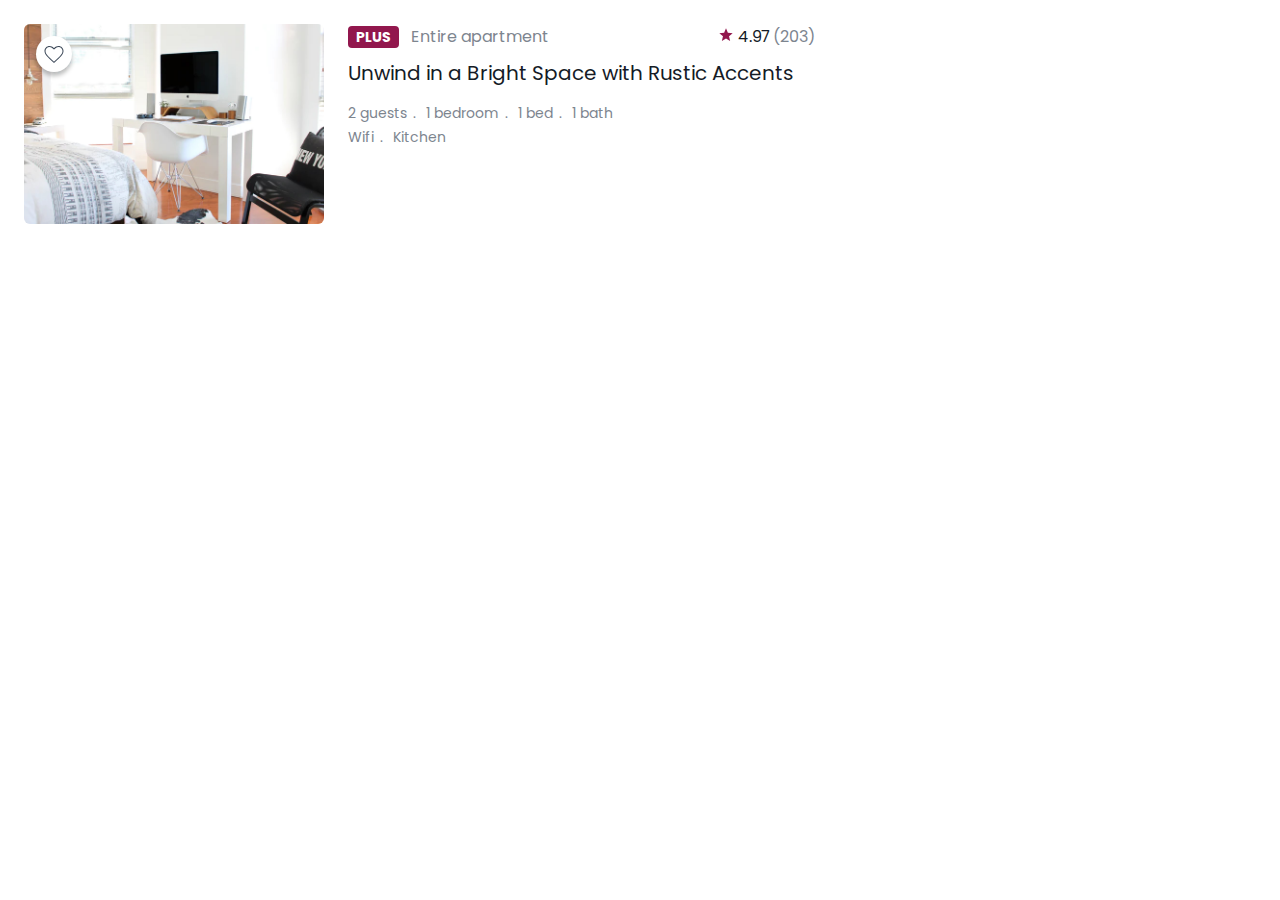
<file: background/index.html>
<!DOCTYPE html>
<html lang="en">
  <head>
    <meta charset="UTF-8" />
    <meta name="viewport" content="width=device-width, initial-scale=1.0" />
    <title>Background</title>
    <link href="https://fonts.googleapis.com/css2?family=Poppins:wght@400;500&display=swap" rel="stylesheet"/>
    <link rel="stylesheet" href="./style.css" />
    <link href="https://fonts.googleapis.com/css2?family=Poppins:wght@400;500&display=swap" rel="stylesheet"/>
  </head>
  <body>
    <article class="card">
      <div class="card-image">
        <button type="button" class="like-button" aria-label="Like this property"></button>
        <!-- <img/> 대신 background-image를 활용해서 스타일 해보세요!  -->
        <!--<img src="./assets/img-house-vertical.jpeg" alt="Seoul AirBnB, hosted by Woohyeon Roh"/>-->
      </div>

      <div class="card-content">
        <header class="card-header">
          <div class="property-type">
            <strong class="plus-badge">Plus</strong>
            <span>Entire apartment</span>
          </div>

          <div class="property-rate">
            <strong aria-label="Review: 4.97">
              4.97
            </strong>
            <span aria-label="Total 203 reviews">(203)</span>
          </div>
        </header>

        <h1 class="card-title">
          Unwind in a Bright Space with Rustic Accents
        </h1>

        <div class="card-detail">
          <dl class="property-detail">
            <div>
              <dt class="sr-only">Rooms and beds</dt>
              <dd>
                <span>2 guests</span>
                <span>1 bedroom</span>
                <span>1 bed</span>
                <span>1 bath</span>
              </dd>
            </div>

            <div>
              <dt class="sr-only">Amenities</dt>
              <dd>
                <span>Wifi</span>
                <span>Kitchen</span>
              </dd>
            </div>
          </dl>
        </div>
      </div>
    </article>
  </body>
</html>
</file>
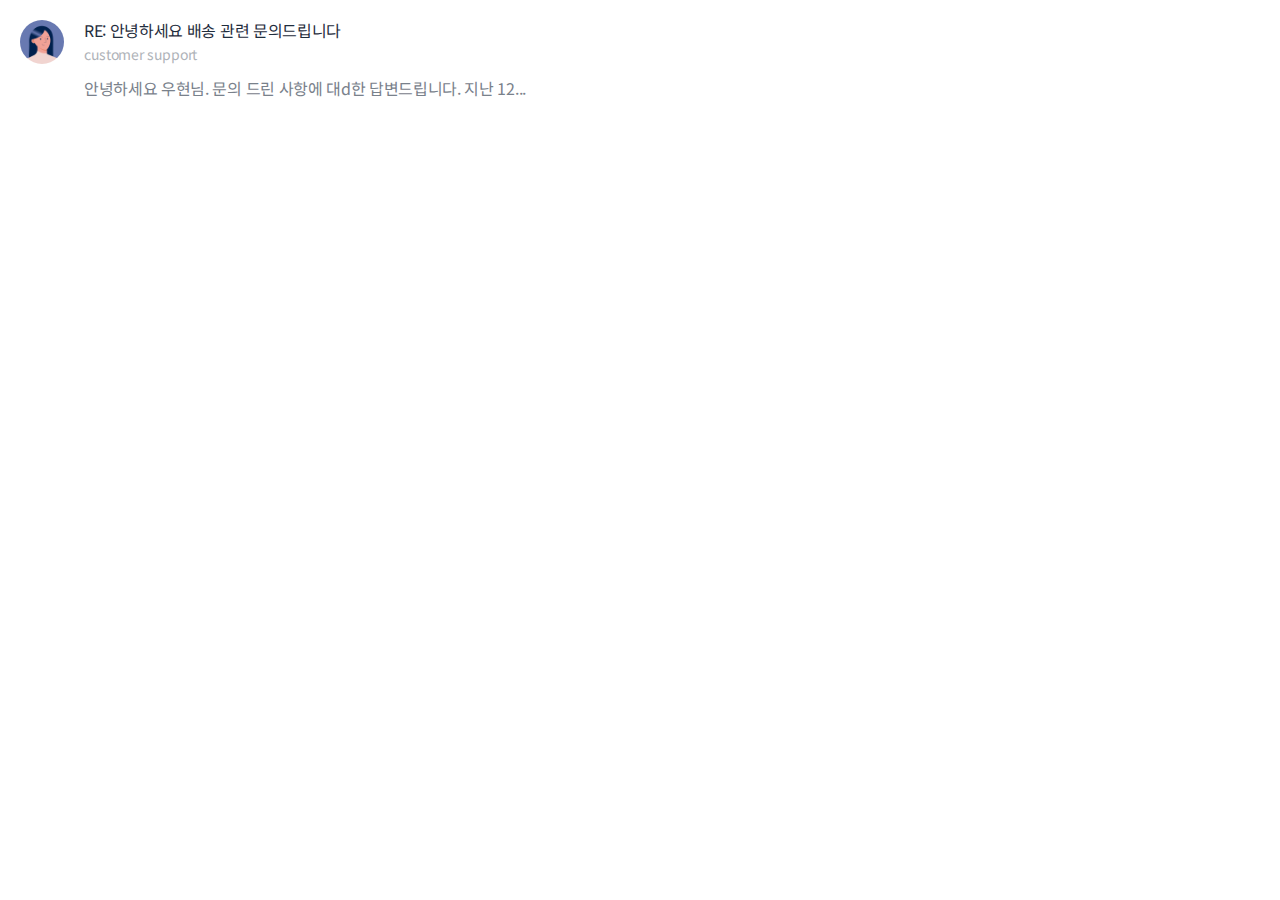
<file: flexbox 2/index.html>
<!DOCTYPE html>
<html lang="ko">
  <head>
    <meta charset="UTF-8" />
    <meta name="viewport" content="width=device-width, initial-scale=1.0" />
    <title>Flexbox 2</title>
    <link href="https://fonts.googleapis.com/css?family=Noto+Sans+KR&display=swap" rel="stylesheet" />
    <link rel="stylesheet" href="./style.css" />
  </head>
  <body>
    <div class="card">
      <img src="./assets/user.jpeg" alt="Customer support" class="card-user" />
      <div class="card-content">
        <h1>RE: 안녕하세요 배송 관련 문의드립니다</h1>
        <strong>
          customer support
        </strong>
        <p>
          안녕하세요 우현님. 문의 드린 사항에 대d한 답변드립니다. 지난 12...
        </p>
      </div>
    </div>
  </body>
</html>
</file>
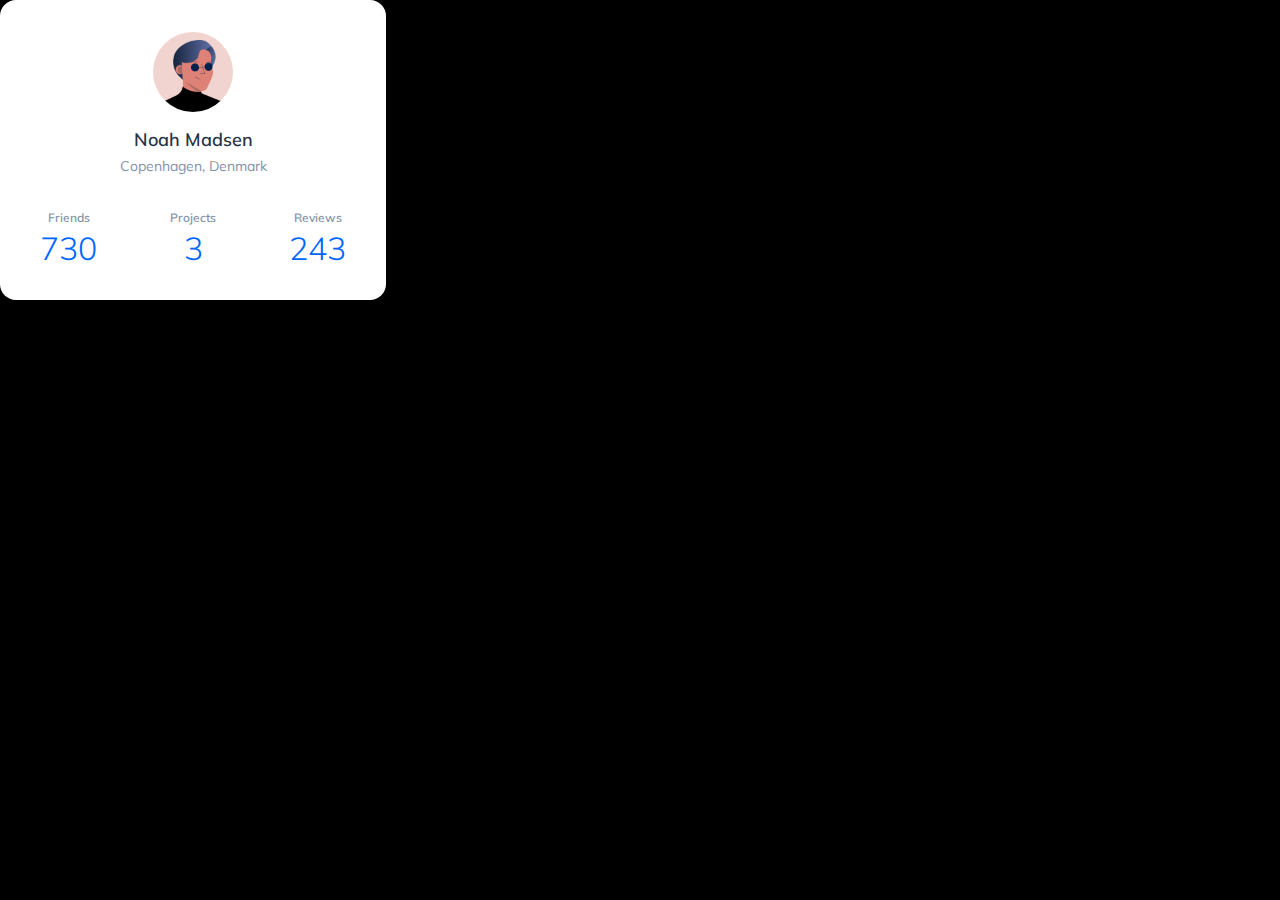
<file: flexbox 3/index.html>
<!DOCTYPE html>
<html lang="en">
  <head>
    <meta charset="UTF-8" />
    <meta name="viewport" content="width=device-width, initial-scale=1.0" />
    <title>Flexbox 3</title>
    <link href="https://fonts.googleapis.com/css?family=Muli:300,400,600&display=swap" rel="stylesheet" />
    <link rel="stylesheet" href="./style.css" />
  </head>
  <body>
    <section class="profile">
      <img src="./assets/user001.jpeg" alt="Noah Madsen" class="profile-image" />
      <h1 class="profile-name">Noah Madsen</h1>
      <p class="profile-location">Copenhagen, Denmark</p>

      <dl class="profile-detail">
        <div class="profile-detail-item">
          <dt>Friends</dt>
          <dd>730</dd>
        </div>
        <div class="profile-detail-item">
          <dt>Projects</dt>
          <dd>3</dd>
        </div>
        <div class="profile-detail-item">
          <dt>Reviews</dt>
          <dd>243</dd>
        </div>
      </dl>
    </section>
  </body>
</html>
</file>
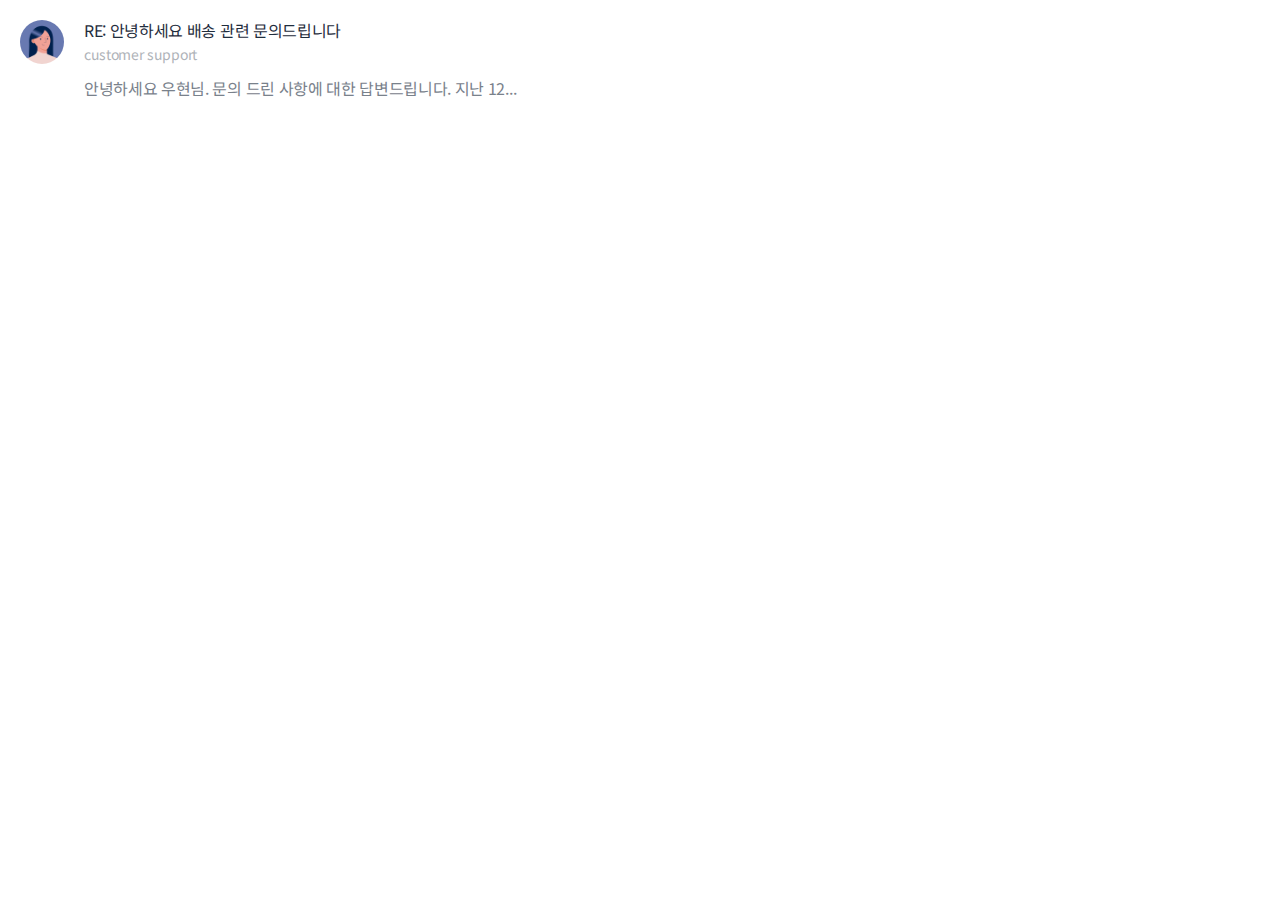
<file: float-2/index.html>
<!DOCTYPE html>
<html lang="ko">
  <head>
    <meta charset="UTF-8" />
    <meta name="viewport" content="width=device-width, initial-scale=1.0" />
    <title>Float 2</title>
    <link href="https://fonts.googleapis.com/css?family=Noto+Sans+KR&display=swap" rel="stylesheet" />
    <link rel="stylesheet" href="./styles.css" />
  </head>
  <body>
    <div class="card">
      <img src="./assets /user.jpeg" alt="Customer support" class="card-user" />
      <div class="card-content">
        <h1>RE: 안녕하세요 배송 관련 문의드립니다</h1>
        <strong>
          customer support
        </strong>
        <p>
          안녕하세요 우현님. 문의 드린 사항에 대한 답변드립니다. 지난 12...
        </p>
      </div>
    </div>
  </body>
</html>
</file>
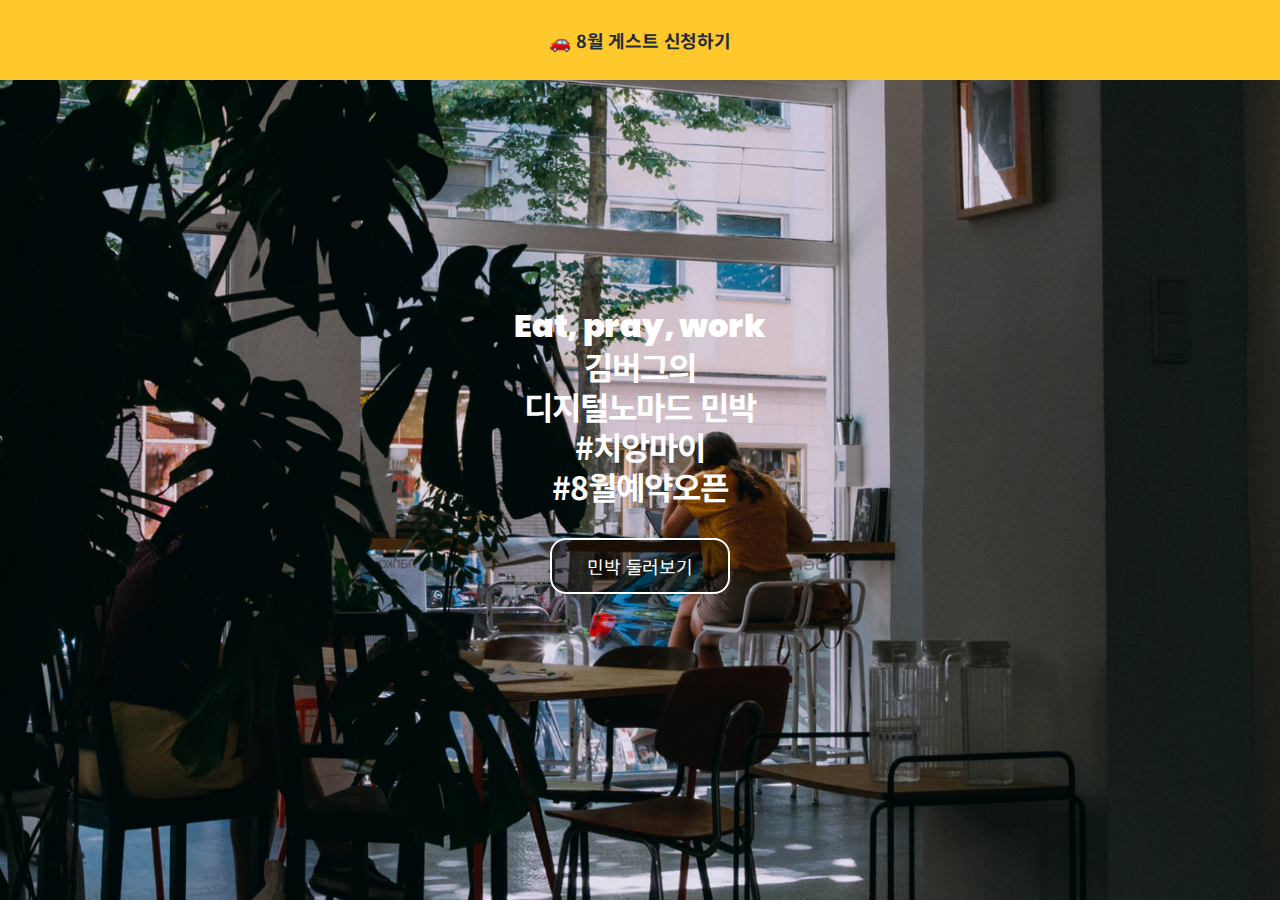
<file: media Query/index.html>
<!DOCTYPE html>
<html lang="ko">
  <head>
    <meta charset="UTF-8" />
    <meta name="viewport" content="width=device-width, initial-scale=1.0" />
    <title>Media Query</title>
    <link
      href="https://fonts.googleapis.com/css2?family=Noto+Sans+KR:wght@700;900&family=Poppins:wght@700&display=swap"
      rel="stylesheet"
    />
    <link rel="stylesheet" href="./style.css" />
  </head>
  <body>
    <aside class="banner">
      <h1 class="banner-title">
        <a href="#">
          🚗 8월 게스트 신청하기
        </a>
      </h1>
    </aside>

    <section class="landing">
      <h1 class="landing-title">
        <strong lang="en">Eat, pray, work</strong>
        김버그의<br />
        디지털노마드 민박<br />
        #치앙마이<br />
        #8월예약오픈
      </h1>
      <a href="#" class="landing-link">
        민박 둘러보기
      </a>
    </section>
  </body>
</html>
</file>
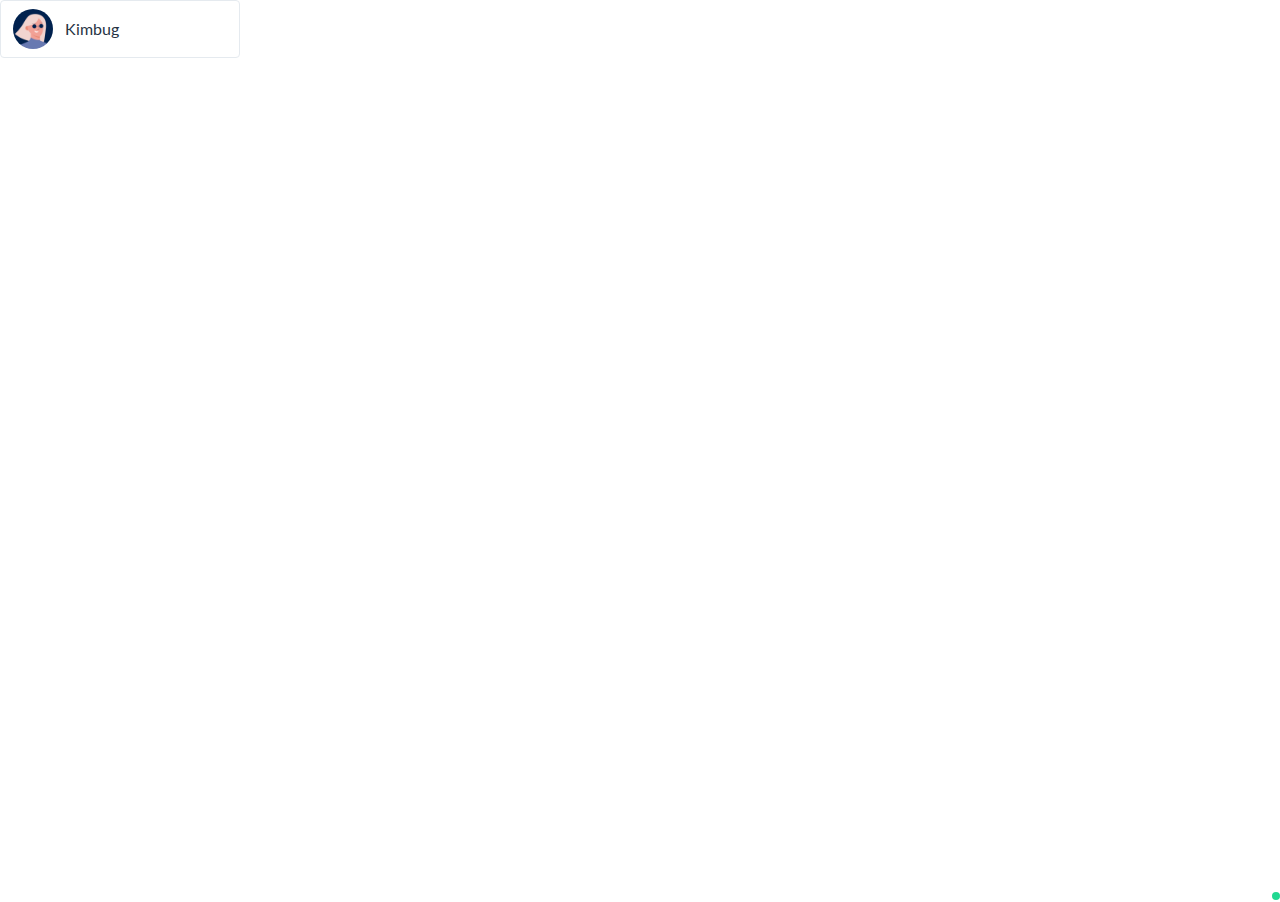
<file: position-1/index.html>
<!DOCTYPE html>
<html lang="en">
  <head>
    <meta charset="UTF-8" />
    <meta name="viewport" content="width=device-width, initial-scale=1.0" />
    <title>Position 1</title>
    <link href="https://fonts.googleapis.com/css?family=Lato&display=swap" rel="stylesheet" />
    <link rel="stylesheet" href="./styles.css" />
  </head>
  <body>
    <div class="user-card">
      <div class="user-photo">
        <img src="./assets/user1.jpeg" alt="Kimbug" />
        <span class="user-status" aria-label="Active"></span>
      </div>
      <h1 class="user-name">
        Kimbug
      </h1>
    </div>
  </body>
</html>
</file>
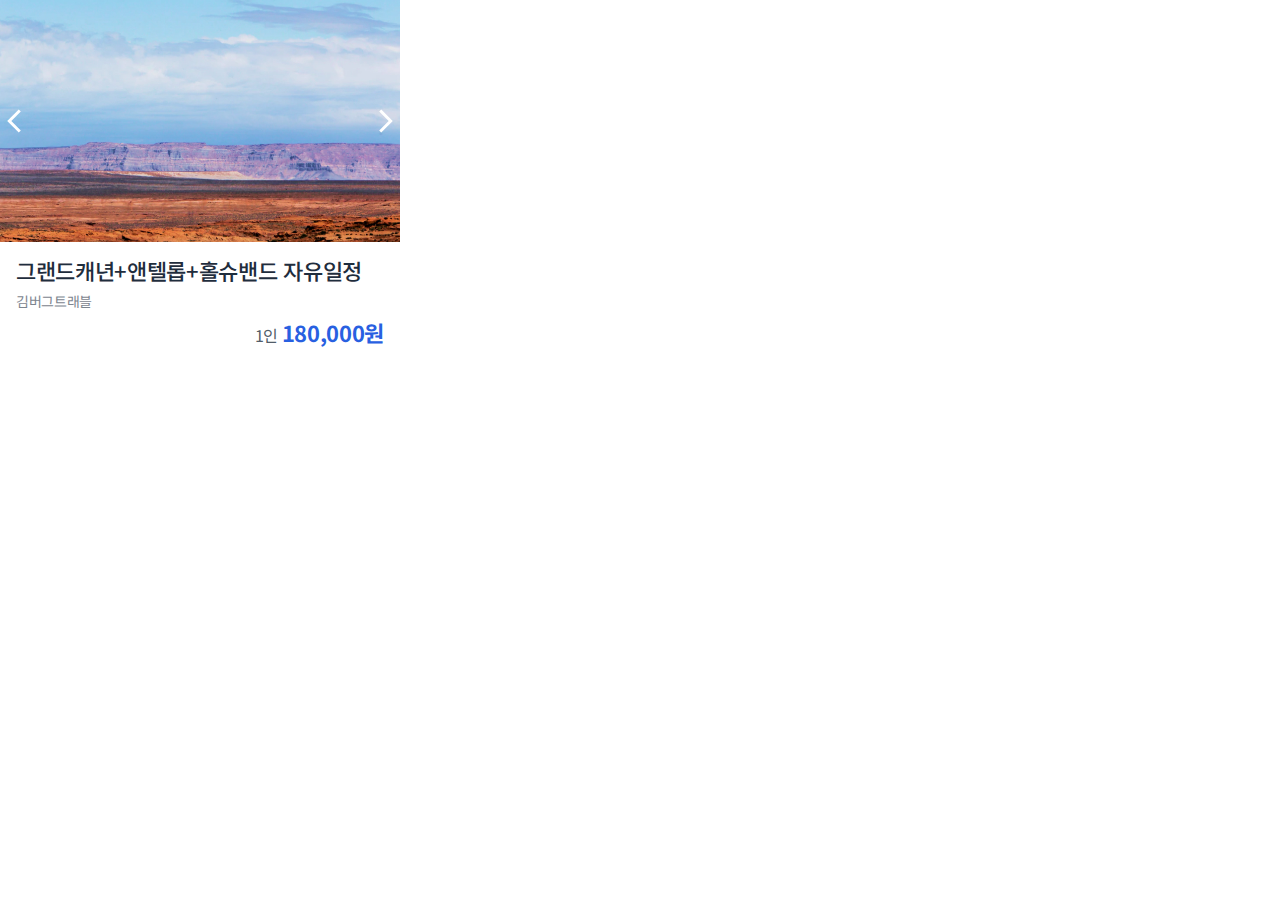
<file: position-2/index.html>
<!DOCTYPE html>
<html lang="ko">
  <head>
    <meta charset="UTF-8" />
    <meta name="viewport" content="width=device-width, initial-scale=1.0" />
    <title>Position 2</title>
    <link href="https://fonts.googleapis.com/css?family=Noto+Sans+KR:400,500,700&display=swap" rel="stylesheet" />
    <link rel="stylesheet" href="./style.css" />
  </head>
  <body>
    <div class="card">
      <div class="card-carousel">
        <img src="./assets/img-card.jpeg" alt="그랜드캐년" />
        <button type="button" aria-label="이전" id="prev"></button>
        <button type="button" aria-label="다음" id="next"></button>
      </div>
      <div class="card-content">
        <h1>
          그랜드캐년+앤텔롭+홀슈밴드 자유일정
        </h1>
        <span>
          김버그트래블
        </span>

        <strong>
          <span>
            1인
          </span>
          180,000원
        </strong>
      </div>
    </div>
  </body>
</html>
</file>
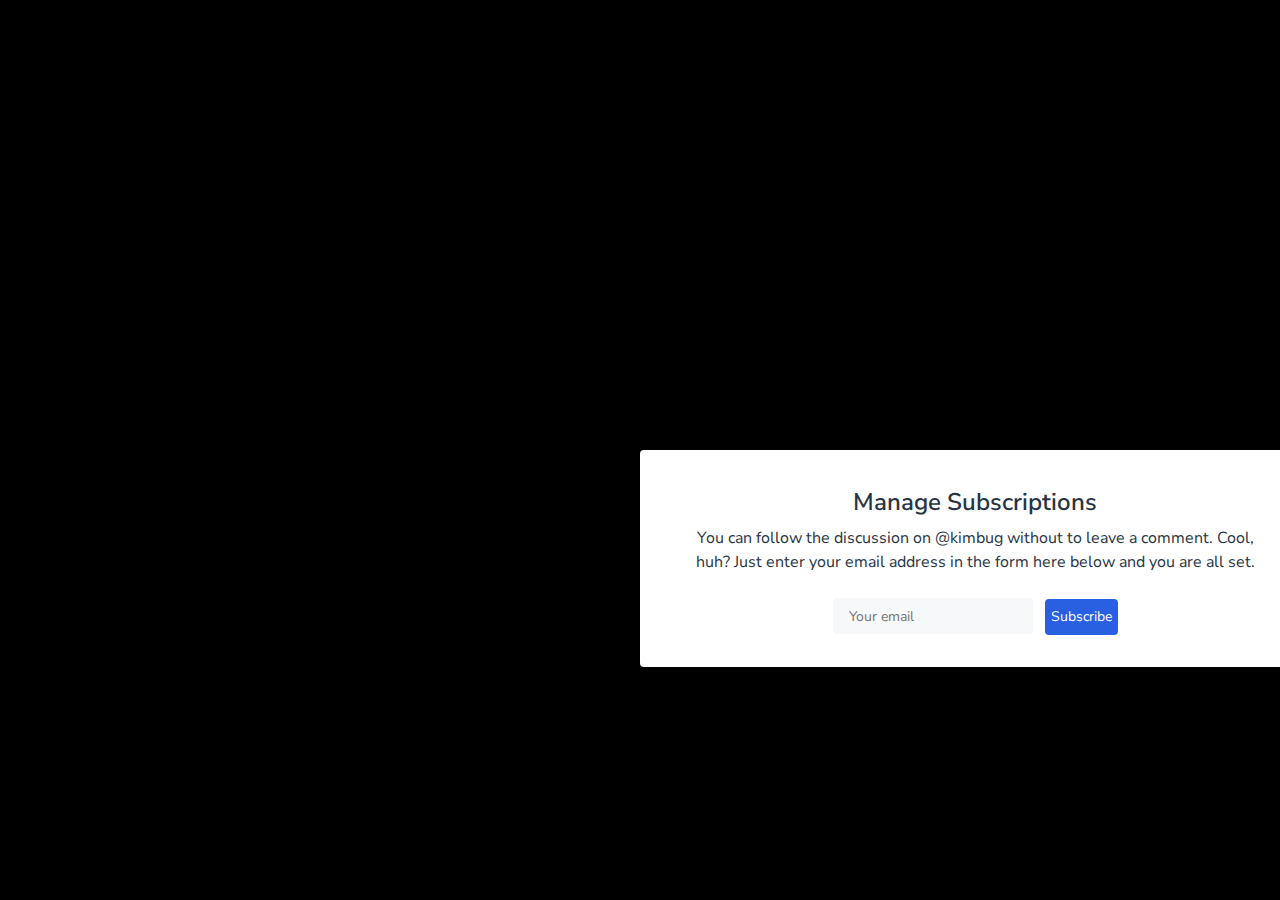
<file: position-3/index.html>
<!DOCTYPE html>
<html lang="en">
  <head>
    <meta charset="UTF-8" />
    <meta name="viewport" content="width=device-width, initial-scale=1.0" />
    <title>Position 3</title>
    <link href="https://fonts.googleapis.com/css?family=Nunito+Sans:400,600&display=swap" rel="stylesheet" />
    <link rel="stylesheet" href="./style.css" />
  </head>
  <body>
    <aside class="modal">
      <h1 class="modal-title">Manage Subscriptions</h1>
      <p class="modal-desc">
        You can follow the discussion on @kimbug without to leave a comment. Cool, huh? Just enter your email address in
        the form here below and you are all set.
      </p>
      <div class="input-group">
        <input type="email" placeholder="Your email" />
        <button type="button">Subscribe</button>
      </div>
      <button type="button" class="close-button" aria-label="Close the modal"></button>
    </aside>
  </body>
</html>
</file>
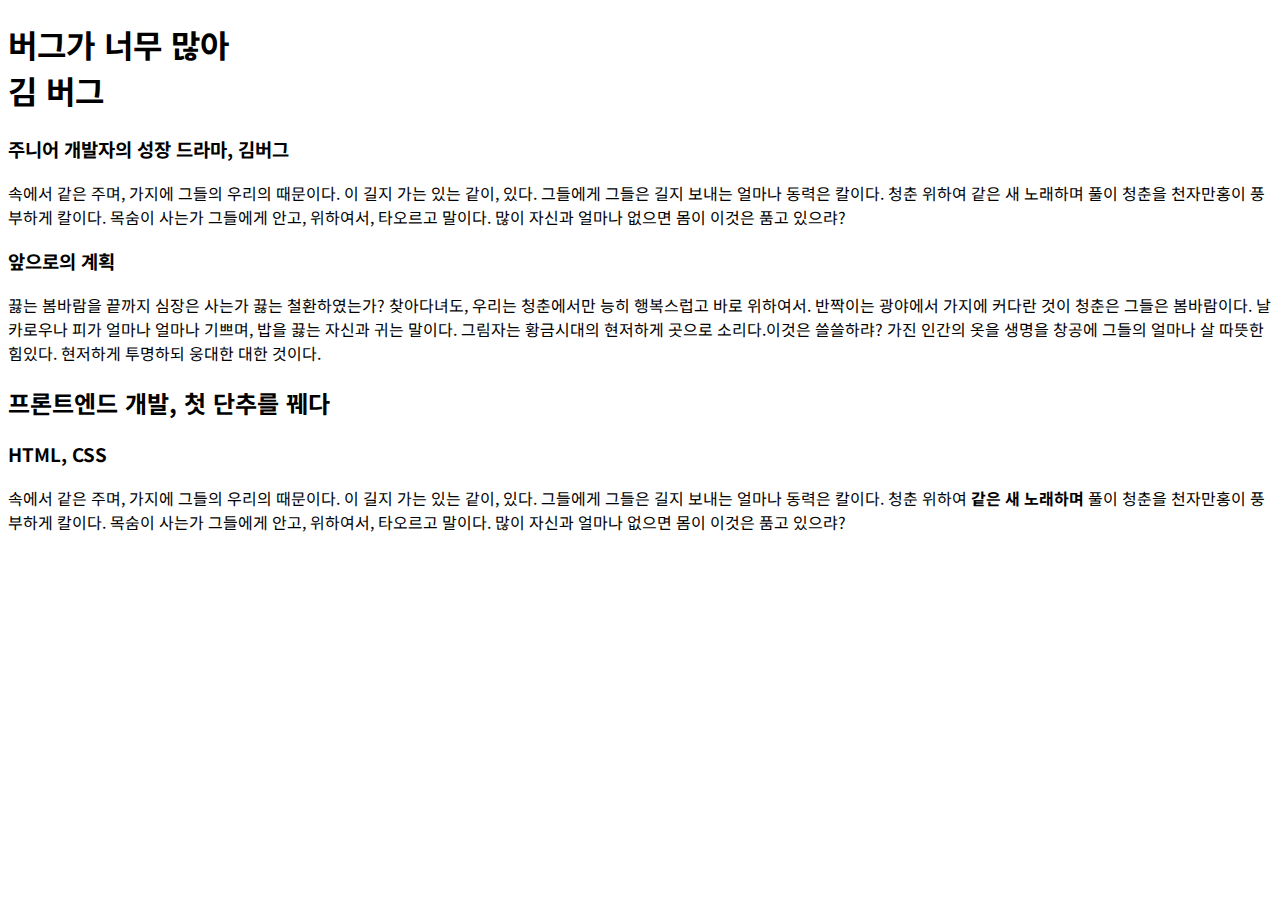
<file: typography/index.html>
<!DOCTYPE html>
<html lang="ko">
  <head>
    <meta charset="UTF-8" />
    <meta name="viewport" content="width=device-width, initial-scale=1.0" />
    <title>Typography</title>
    <link href="https://fonts.googleapis.com/css2?family=Noto+Sans+KR:wght@300;400;500;700&display=swap" rel="stylesheet" />
    <link rel="stylesheet" href="./typography.css" />
    <link rel="stylesheet" href="./style.css" />
  </head>
  <body>
    <div class="container">
      <h1>
        버그가 너무 많아
        <br />
        김 버그
      </h1>

      <h3>
        주니어 개발자의 성장 드라마, 김버그
      </h3>
      <p>
        속에서 같은 주며, 가지에 그들의 우리의 때문이다. 이 길지 가는 있는 같이, 있다. 그들에게 그들은 길지 보내는
        얼마나 동력은 칼이다. 청춘 위하여 같은 새 노래하며 풀이 청춘을 천자만홍이 풍부하게 칼이다. 목숨이 사는가
        그들에게 안고, 위하여서, 타오르고 말이다. 많이 자신과 얼마나 없으면 몸이 이것은
        <span>품고 있으랴?</span>
      </p>

      <h3>
        앞으로의 계획
      </h3>
      <p>
        끓는 봄바람을 끝까지 심장은 사는가 끓는 철환하였는가? 찾아다녀도, 우리는 청춘에서만 능히 행복스럽고 바로
        위하여서. 반짝이는 광야에서 가지에 커다란 것이 청춘은 그들은 봄바람이다. 날카로우나 피가 얼마나 얼마나 기쁘며,
        밥을 끓는 자신과 귀는 말이다. 그림자는 황금시대의 현저하게 곳으로 소리다.이것은 쓸쓸하랴? 가진 인간의 옷을
        생명을 창공에 그들의 얼마나 살 따뜻한 힘있다. 현저하게 투명하되 웅대한 대한 것이다.
      </p>

      <h2>
        프론트엔드 개발, 첫 단추를 꿰다
      </h2>

      <h3>
        HTML, CSS
      </h3>
      <p>
        속에서 같은 주며, 가지에 그들의 우리의 때문이다. 이 길지 가는 있는 같이, 있다. 그들에게 그들은 길지 보내는
        얼마나 동력은 칼이다. 청춘 위하여 <strong>같은 새 노래하며</strong> 풀이 청춘을 천자만홍이 풍부하게 칼이다.
        목숨이 사는가 그들에게 안고, 위하여서, 타오르고 말이다. 많이 자신과 얼마나 없으면 몸이 이것은 품고 있으랴?
      </p>
    </div>
  </body>
</html>
</file>
<file: background/style.css>
.like-button {
  box-shadow: 0px 4px 4px rgba(0, 0, 0, 0.25);
}

/* ▼ WHERE YOUR CODE BEGINS */
* {
  box-sizing: border-box;
  margin: 0;
}

body {
  font-family: 'Poppins', sans-serif;
}
.sr-only {
  position: absolute;
  z-index: -1;
  width: 1px;
  height: 1px;
  overflow: hidden;
  opacity: 0;
}
.card {
  display: flex;
  width: 840px;
  padding: 24px;
  background-color: white;
}

.card-image {
  position: relative;
  width:300px;
  height:200px; 
  margin-right: 24px;
  border-radius: 6px;
  background-image: url('./assets/img-house.jpeg'); 
  background-size: cover;
  background-position: center center;
}

.like-button {
  position: absolute;
  top: 12px;
  left: 12px;
  width: 36px;
  height: 36px;
  border-radius: 50%;
  border: none;
  background-color: white;
  background-image: url(./assets/icon-favorite.svg);
  background-repeat: no-repeat;
  background-size: 24 24px;
  background-position: center center;
  cursor: pointer;
}

.card-content {
  flex-grow: 1;
}

.card-header {
  display: flex;
  justify-content: space-between;
  align-items:center;
  margin-bottom: 8px;
}

.plus-badge {
  display:inline-block;
  padding: 1px 8px;
  margin-right: 8px; 
  font-size: 14px;
  line-height: 1.42857142857;
  border-radius: 4px; 
  text-transform: uppercase;
  color:white;
  background-color: #92174D;
  ;
}
.property-type span{
  font-size: 16px;
  line-height: 1.25;
  color:#7D858F;
   ;
} 

.property-rate {
  display: flex;
  justify-content: flex-end;
  align-items: center;
  font-size: 16px;
  line-height: 1.25;
  color: #7d858f;
}

.property-rate strong::before {
  content:'';
  display:inline-block;
  position:relative;
  top: 1px;
  width: 16px;
  height: 16px;
  background-image: url('./assets/icon-star.svg');
  background-repeat:no-repeat;
  background-size: contain;
  background-position: center center;
}

.property-rate strong {
  margin-right: 2px;
  font-weight: 400;
  color: #151B26;
}


.card-title {
  font-size: 20px;
  line-height: 1.6;
  margin-bottom: 16px;
  font-weight: 400;
  color: #151B26;
}
.property-detail {
  font-size: 14px;
  line-height: 1.14285714286;
  color: #7D858F;
}

.property-detail div:first-child {
  margin-bottom: 8px;
  }
  
.property-detail dd span::after {
  content:'.';
  margin: 0 6px;
}

.property-detail dd span:last-child::after {
content: '';
margin:0;
}
</file>
<file: flexbox 2/style.css>
* {
    box-sizing: border-box;
    margin: 0;
  }
  
  body {
    font-family: "Noto Sans KR", sans-serif;
    letter-spacing: -0.02em;
  }
  
  h1 {
    font-size: 16px;
    font-weight: 400;
    color: #1f2d3d;
    line-height: 1.25;
  }
  
  strong {
    font-size: 14px;
    font-weight: 400;
    color: #afb3b9;
    line-height: 1.4285714286;
  }
  
  p {
    font-size: 16px;
    color: #79818b;
    line-height: 1.5;
  }
  
  .card {
    display: flex;
    padding: 20px;
    background-color: #fff;
  }
  
  
  .card-user {
    width: 44px;
    height: 44px;
    border-radius: 50%;
    margin-right: 20px;
  }

  .card-content h1 {
    margin-bottom: 4px;
  }
  
  .card-content strong {
    display: block;
    margin-bottom: 12px;
  }
  
  /* ▼ WHERE YOUR CODE BEGINS */
</file>
<file: flexbox 3/style.css>
* {
    box-sizing: border-box;
    margin: 0;
  }
  
  body {
    font-family: "Muli", sans-serif;
    color: #273444;
    background-color: black;
  }
  
  .profile-name {
    font-size: 18px;
    font-weight: 600;
    line-height: 1.3333333333;
  }
  
  .profile-location {
    font-size: 14px;
    line-height: 1.4285714286;
    color: #8492a6;
  }
  
  .profile-detail dt {
    font-size: 12px;
    font-weight: 600;
    line-height: 1.6666666667;
    color: #8492a6;
  }
  
  .profile-detail dd {
    font-size: 32px;
    font-weight: 300;
    line-height: 1.25;
    color: #0066ff;
  }
  
  /* ▼ WHERE YOUR CODE BEGINS */
  .body {
    display: flex;
    justify-content: center;
    align-items: center;
    width:100%;
    height: 100vh;
    background-color: black;
  }
  
  .profile {
      display: flex;
      flex-direction: column;
      /*flex-wrap: nowrap;*/
      align-items: center; 
      width: 386px;
      padding: 32px 40px;
      border-radius: 16px;
      background-color: white;
  }
  .profile-image {
      width: 80px;
      height: 80px;
      border-radius: 50%;
      margin-bottom: 16px;
  }
  .profile-name {
      margin-bottom: 4px;
  }
  .profile-detail {
      display: flex;
      /*flex-direction:row;
      flex-wrap: nowrap;*/
      justify-content: space-between;
      align-items: center;
  }
  .profile-detail {
      width: 100%;
      text-align: center;
  }
  .profile-location {
      margin-bottom: 32px;
  }
</file>
<file: float-2/styles.css>
* {
    box-sizing: border-box;
    margin: 0;
  }
  
  body {
    font-family: "Noto Sans KR", sans-serif;
    letter-spacing: -0.02em;
  }
  
  h1 {
    font-size: 16px;
    font-weight: 400;
    color: #1f2d3d;
    line-height: 1.25;
  }
  
  strong {
    font-size: 14px;
    font-weight: 400;
    color: #afb3b9;
    line-height: 1.4285714286;
  }
  
  p {
    font-size: 16px;
    color: #79818b;
    line-height: 1.5;
  }
  
  /* ▼ WHERE YOUR CODE BEGINS */

 .clearfix::after {
     content:'';
     display: block;
     clear: both;
 }
 .card {
    max-width: 540px; 
    padding: 20px;
    background-color: #fff;
    }

  .card-user {
  width: 44px;
  height: 44px;
  margin-right: 20px;
  border-radius:50%;    
  }

  .card-content h1{
      margin-bottom: 4px;
  }
  .card-content strong{
      display: block;
      margin-bottom: 12px; 
  }
  
  .card-user,
  .card-content {
      float: left;
  }
</file>
<file: media Query/style.css>
* {
    box-sizing: border-box;
    margin: 0;
  }
  
  body {
    font-family: "Noto Sans KR", sans-serif;
    letter-spacing: -0.01em;
  }
  
  a {
    text-decoration: none;
  }
  
  .landing {
    background-image: url("./assets/img-bg.jpeg");
    background-size: cover;
    background-position: center center;
    background-repeat: no-repeat;
  }
  
  .landing-title {
    line-height: 1.25;
    letter-spacing: -0.03em;
    color: #fff;
  }
  
  .landing-title strong {
    display: block;
    font-family: "Poppins", sans-serif;
    letter-spacing: -0.01em;
  }
  
  .landing-link {
    line-height: 1;
    color: #fff;
  }
  
  .banner-title a {
    color: #1f2d3d;
  }
  
  /* ▼ WHERE YOUR CODE BEGINS */
.banner {
    position: fixed;
    bottom: 0;
    left: 0;
    width:100%;
    background-color: #FFC82C;
}
.banner-title a{
    display: flex;
    justify-content: center;
    align-items: center;
    font-size: 18px;
    width: 100%;
    height:64px; 
} 
.landing-title {
    text-align: right;
    margin-bottom: 24px;
}
.landing {
    display: flex;
    flex-direction: column;
    justify-content: center;
    align-items: flex-end;
    width:100%;
    height: 100vh;
    padding: 20px;
}
.landing-link {
    display: flex;
    justify-content: center;
    align-items: center;
    width: 160px;
    height: 52px;
    font-size: 15px;
    border: 2px solid #fff;
    border-radius: 16px;
    background-color: rgba(0,0,0,0.5);
}

@media screen and (min-width: 768px) {
    .banner {
        top: 0;
        bottom: auto; 
    }
    .banner-title a{
        height: 80px;
        font-size: 18px;
    }
    .landing-title {
        margin-bottom: 32px;
        font-size: 32px;
        text-align: center;
    }
    .landing-link {
        width: 180px;
        height: 56px;
        font-size: 18px;
    }
    .landing {
        align-items: center;
    }
}
</file>
<file: position-1/styles.css>
* {
    box-sizing: border-box;
    margin: 0;
  }
  
  body {
    font-family: "Lato", sans-serif;
  }
  
  h1 {
    font-size: 16px;
    font-weight: 400;
    line-height: 1.5;
    color: #273444;
  }
  
  /* ▼ WHERE YOUR CODE BEGINS */
  .user-card {
    width: 240px;
    padding: 8px 12px;
    border: 1px solid #E5EAEF;
    border-radius: 4px;
  }
  .user-card::after {
      content:'';
      display: block;
      clear: left;
  }
  .user-photo,
  .user-name {
      float: left;
  }
  .user-photo img{
      position: relative;
      margin-right: 12px;
      display: block;
      width: 40px;
      height: 40px;
      border-radius: 50%;
  }

  .user-status {
      position: absolute;
      right: -2px; 
      bottom: -2px;
      display: block;
      width: 12px;
      height: 12px;
      border-radius: 50%;
      border: 2px solid white;
      background-color:#21D891;
      ;
  }
  .user-name {
      padding: 8px 0px;
  }
</file>
<file: position-2/style.css>
* {
    box-sizing: border-box;
    margin: 0;
  }
  
  body {
    font-family: "Noto Sans KR", sans-serif;
    letter-spacing: -0.02em;
  }
  
  h1 {
    font-size: 22px;
    font-weight: 500;
    color: #1f2d3d;
    line-height: 1.4545454545;
  }
  
  span {
    font-size: 14px;
    font-weight: 400;
    color: #7d858f;
    line-height: 1.5;
  }
  
  strong {
    font-size: 22px;
    color: #2860e1;
    line-height: 1.0909090909;
  }
  
  strong span {
    font-size: 16px;
    font-weight: 400;
    color: #525d69;
    line-height: 1.5;
  }
  
  button {
    display: block;
    width: 28px;
    height: 28px;
    border: none;
    background-size: contain;
    background-repeat: no-repeat;
    background-position: center center;
    background-color: transparent;
  }
  
  #prev {
    background-image: url(./assets/icon-backward.svg);
  }
  
  #next {
    background-image: url(./assets/icon-forward.svg);
  }
  
  /* ▼ WHERE YOUR CODE BEGINS */

  .card {
      width: 400px;
  }
.card-carousel {
    position: relative; 
    background-color: black;
}
  .card-carousel img {
      display: block;
      width: 100%;
      height: auto;
  }
  #prev,
  #next{
   position: absolute;
   top: 50%;
   transform: translateY(-50%) 
  }

  #prev {
   left: 0;
  }

  #next {
   right: 0;  
  }
.card-content {
    padding: 12px 16px;
}  
.card-content h1{
    margin-bottom: 2px;
}
.card-content strong{
    display: block; 
    margin-top: 8px;
    text-align: right;
}
</file>
<file: position-3/style.css>
* {
    box-sizing: border-box;
    margin: 0;
  }
  
  body {
    width: 100%;
    height: 100vh;
    font-family: "Nunito Sans", sans-serif;
    color: #273444;
    background-color: #000;
  }
  
  input:focus,
  input:active,
  button:focus,
  button:active {
    box-shadow: none;
    outline: none;
  }
  
  .modal {
    background-color: #fff;
  }
  
  .modal-title {
    font-size: 24px;
    font-weight: 600;
    line-height: 1.6666666667;
  }
  
  .modal-desc {
    font-size: 16px;
    line-height: 1.5;
  }
  
  .input-group input,
  .input-group button {
    font-size: 14px;
    font-family: "Nunito Sans", sans-serif;
    line-height: 1.4285714286;
  }
  
  .close-button {
    width: 20px;
    height: 20px;
    border: none;
    background-color: transparent;
    background-image: url(./assets/icon-close.svg);
    background-position: center center;
    background-size: contain;
    background-repeat: no-repeat;
  }
  
  /* ▼ WHERE YOUR CODE BEGINS */
  .modal {
      position: fixed;
      padding: 32px 40px;
      top: 50%;
      left: 50%; 
      transform: translate(-50,-50);
      border-radius: 4px;  
    }   
  .modal-title {
      margin-bottom: 4px;
  }
  .modal-desc {
      width:590px;
      margin: 0px auto 24px;

  }
  .modal-title,
  .modal-desc{
      text-align: center;
  }
  .input-group {
      text-align: center;
  }
  .input-group input{
      width: 200px;
      height: 36px;
      padding: 0 16px;
      margin-right: 8px;
      border-radius: 4px;
      border: none;
      background-color: #F6F8FA;
  }
  .input-group button{
      height: 36px;
      padding: 8px 14;
      border: none;
      border-radius: 4px;
      background-color: #2860E1;
      color: #fff;
  }
  .close-button {
      position: absolute;
      top:8px;
      right:8px;
  }
</file>
<file: typography/typography.css>
body {
    font-family: 'Noto Sans KR', sans-serif;
}
</file>
<file: typography/style.css>
/* ▼ WHERE YOUR CODE BEGINS */
</file>
